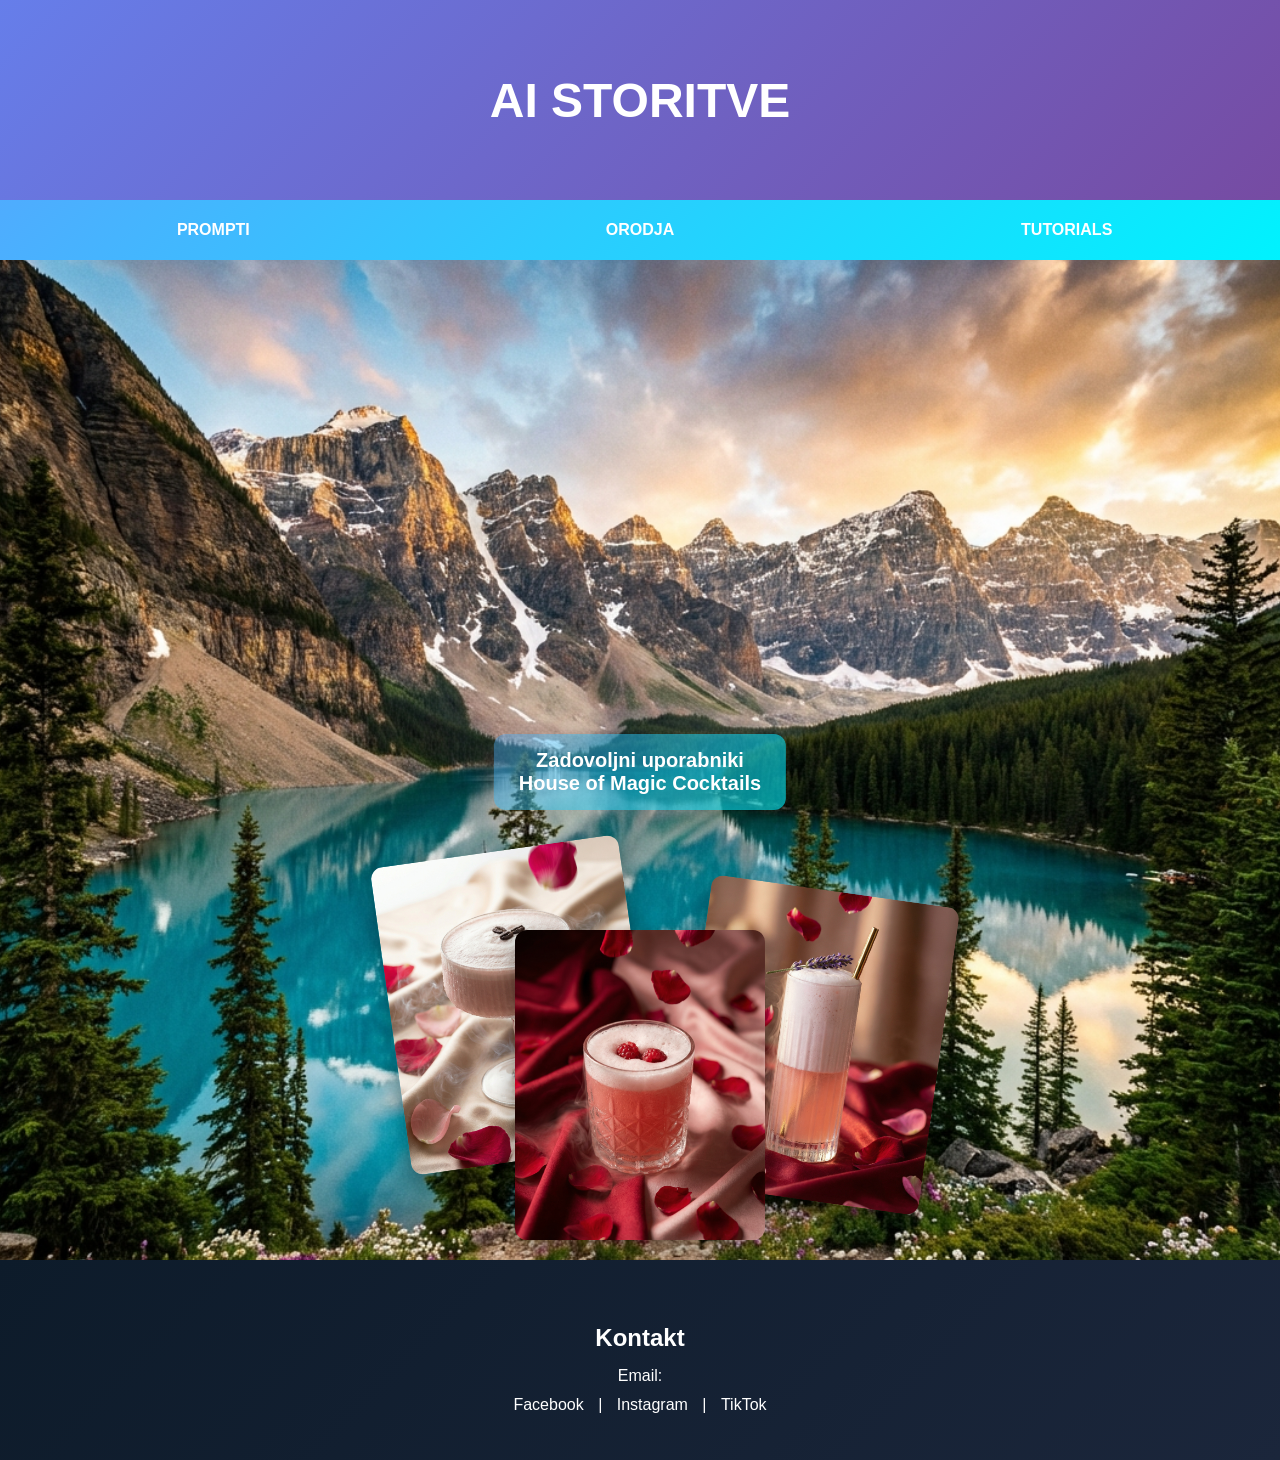
<file: HTML mobile/index.html>
<!DOCTYPE html>
<html lang="sl">
<head>
    <meta charset="UTF-8">
    <!-- MOBILE: tells phones to use the real screen width instead of
         pretending to be a ~980px desktop and zooming out -->
    <meta name="viewport" content="width=device-width, initial-scale=1.0">
    <title>AI Storitev</title>

<link rel="stylesheet" href="style-v2.css">
</head>
<body>
<header class="ai-header">
    <a href="index.html" class="ai-title-btn">
        AI STORITVE
    </a>
</header>

<div class="nav-bar">
    <div class="nav-item" onclick="window.location.href='prompti.html'">PROMPTI</div>
    <div class="nav-item" onclick="window.location.href='orodja.html'">ORODJA</div>
    <div class="nav-item" onclick="window.location.href='tutorials.html'">TUTORIALS</div>
</div>


<div class="section">

    <div class="bg-blur"></div>

    <div class="stack">
        <img src="img1.png" class="img1" alt="">
        <img src="img2.png" class="img2" alt="">
        <img src="img3.png" class="img3" alt="">
    </div>

    <div class="user-box">
        Zadovoljni uporabniki <br> House of Magic Cocktails
    </div>
</div>




<footer class="site-footer">
    <div class="footer-content">
        <h3>Kontakt</h3>
        <p>Email: </p>
        
        <div class="socials">
            <a href="#">Facebook</a> | 
            <a href="#">Instagram</a> | 
            <a href="#">TikTok</a>
        </div>
    </div>
</footer>




</body>
</html>
</file>
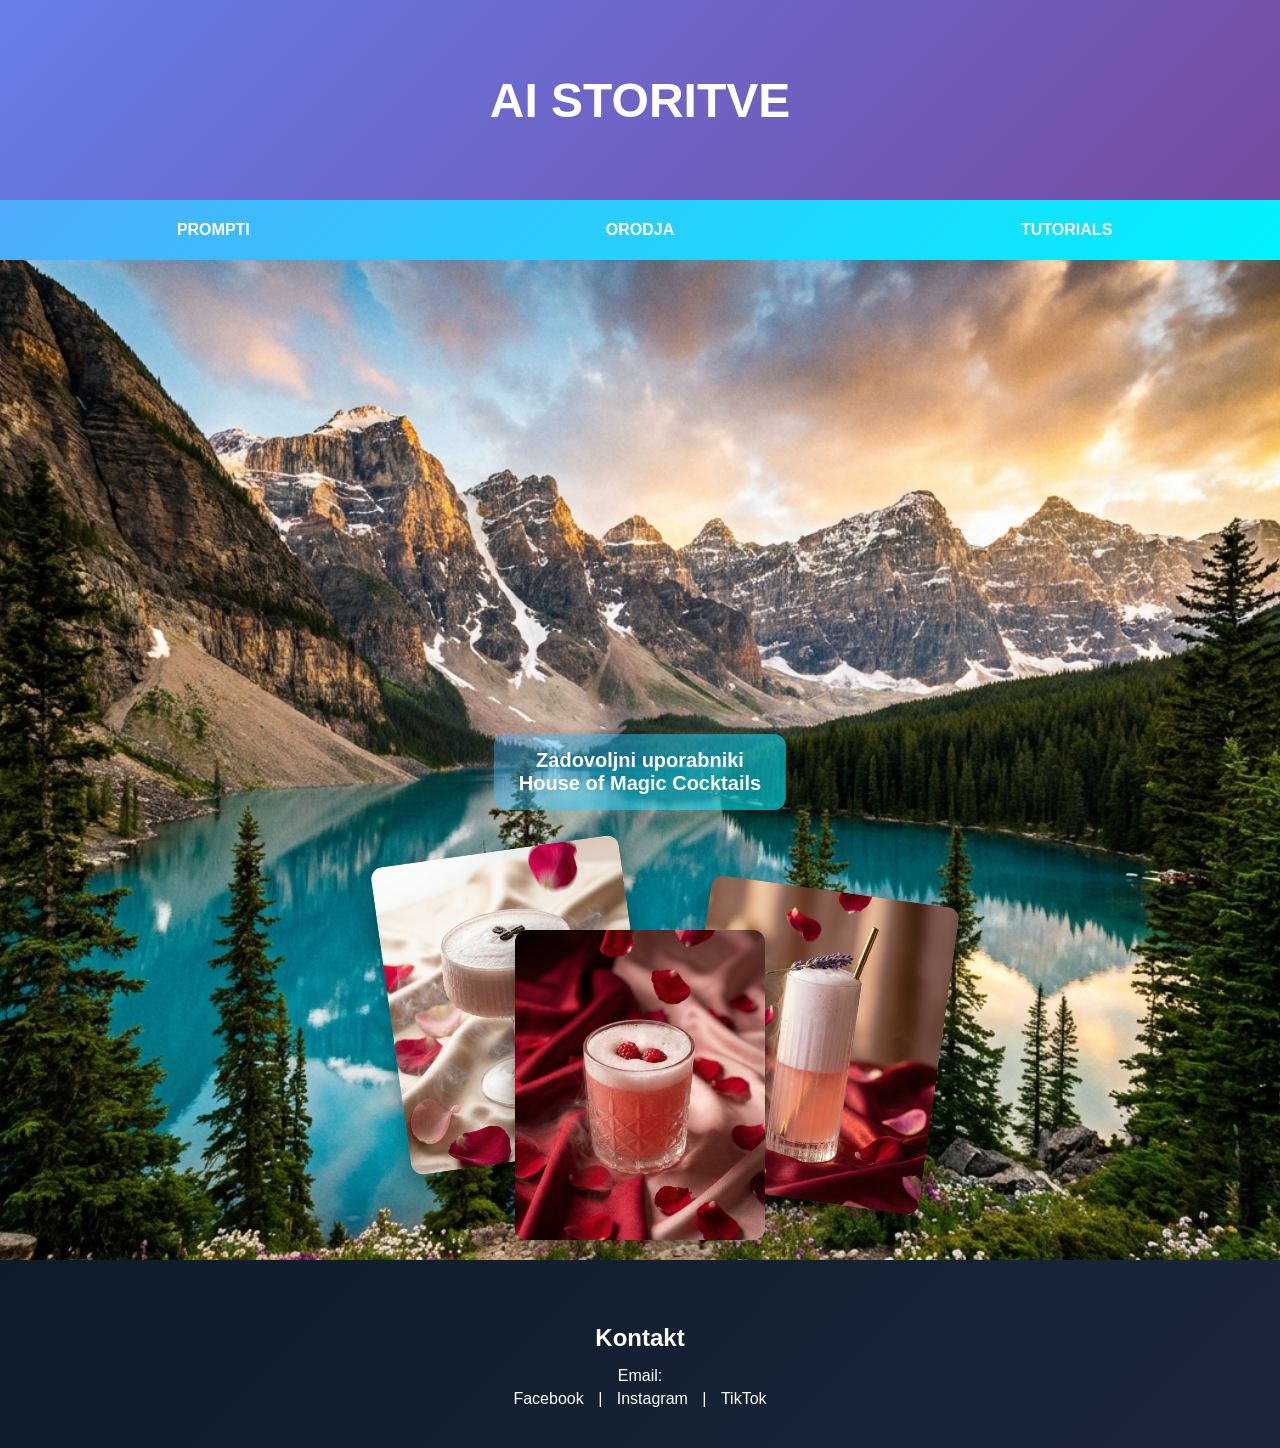
<file: HTML/index.html>
<!DOCTYPE html>
<html lang="sl">
<head>
    <title>AI Storitev</title>

<link rel="stylesheet" href="style-v2.css">
</head>
<body>
<header class="ai-header">
    <a href="index.html" class="ai-title-btn">
        AI STORITVE
    </a>
</header>

<div class="nav-bar">
    <div class="nav-item" onclick="window.location.href='prompti.html'">PROMPTI</div>
    <div class="nav-item" onclick="window.location.href='orodja.html'">ORODJA</div>
    <div class="nav-item" onclick="window.location.href='tutorials.html'">TUTORIALS</div>
</div>


<div class="section">

    <div class="bg-blur"></div>

    <div class="stack">
        <img src="img1.png" class="img1">
        <img src="img2.png" class="img2">
        <img src="img3.png" class="img3">
    </div>

    <div class="user-box">
        Zadovoljni uporabniki <br> House of Magic Cocktails
    </div>
</div>




<footer class="site-footer">
    <div class="footer-content">
        <h3>Kontakt</h3>
        <p>Email: </p>
        
        <div class="socials">
            <a href="#">Facebook</a> | 
            <a href="#">Instagram</a> | 
            <a href="#">TikTok</a>
        </div>
    </div>
</footer>




</body>
</html>
</file>
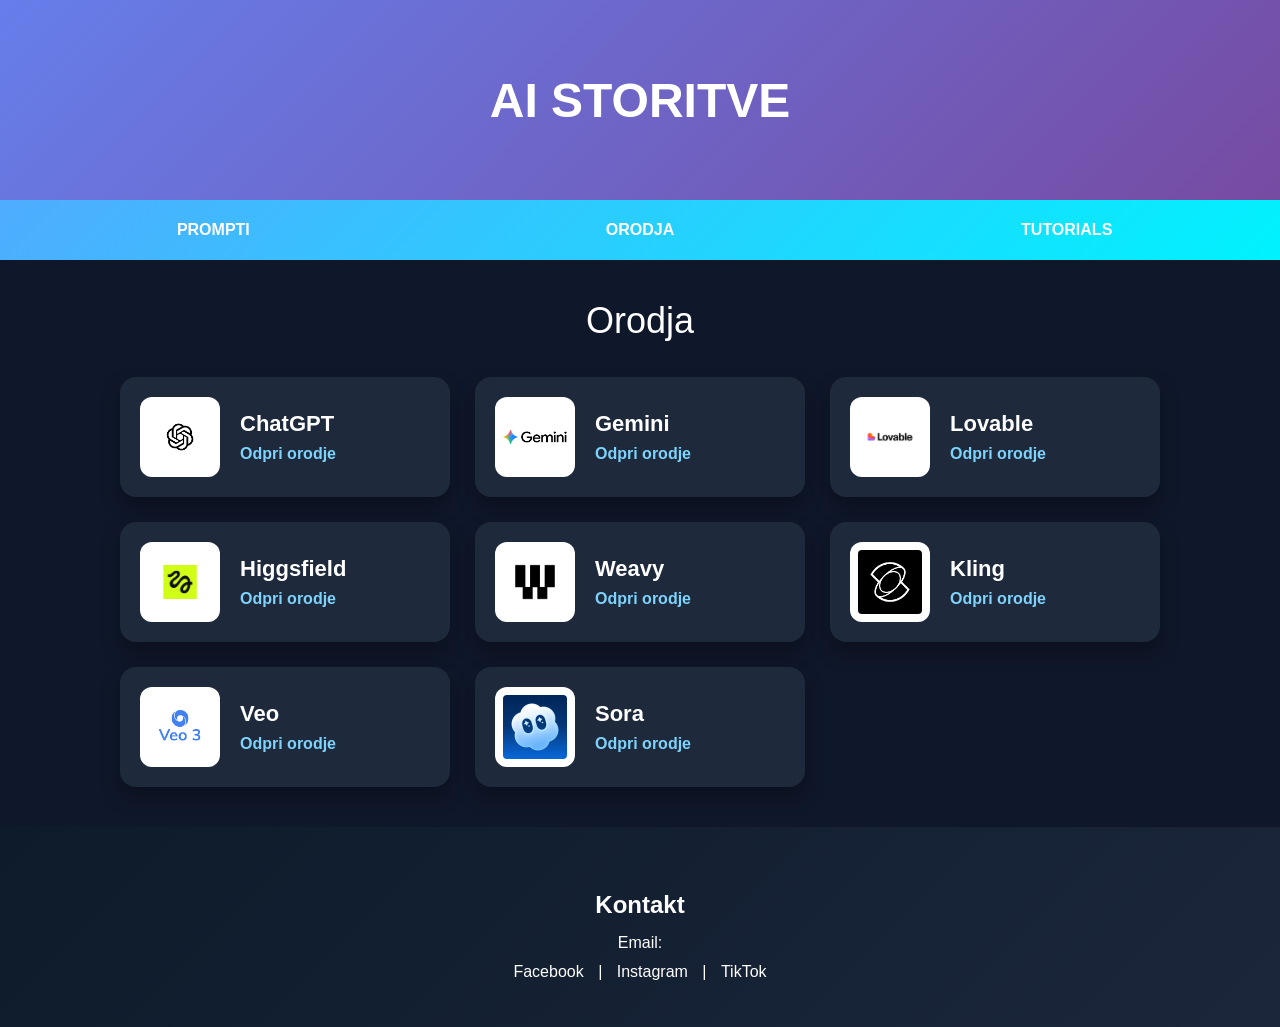
<file: HTML mobile/orodja.html>
<!DOCTYPE html>
<html lang="sl">
<head>
<meta charset="UTF-8">
<meta name="viewport" content="width=device-width, initial-scale=1.0">
<title>Orodja - AI Storitev</title>

<link rel="stylesheet" href="style-v2.css">
</head>
<body>

<header class="ai-header">
    <a href="index.html" class="ai-title-btn">AI STORITVE</a>
</header>

<div class="nav-bar">
    <div class="nav-item" onclick="window.location.href='prompti.html'">PROMPTI</div>
    <div class="nav-item" onclick="window.location.href='orodja.html'">ORODJA</div>
    <div class="nav-item" onclick="window.location.href='tutorials.html'">TUTORIALS</div>
</div>

<main class="main-content">
    <div class="container">
        <div class="page-title">Orodja</div>

        <div class="tools-grid">

            <div class="tool-card">
                <img src="chatgpt.png" alt="ChatGPT" class="tool-image">
                <div class="tool-info">
                    <div class="tool-name">ChatGPT</div>
                    <a href="https://chatgpt.com" target="_blank" class="tool-link">Odpri orodje</a>
                </div>
            </div>

            <div class="tool-card">
                <img src="gemini.png" alt="Gemini" class="tool-image">
                <div class="tool-info">
                    <div class="tool-name">Gemini</div>
                    <a href="https://gemini.google.com" target="_blank" class="tool-link">Odpri orodje</a>
                </div>
            </div>

            <div class="tool-card">
                <img src="lovable.png" alt="Lovable" class="tool-image">
                <div class="tool-info">
                    <div class="tool-name">Lovable</div>
                    <a href="https://lovable.dev" target="_blank" class="tool-link">Odpri orodje</a>
                </div>
            </div>

            <div class="tool-card">
                <img src="higgsfield.png" alt="Higgsfield" class="tool-image">
                <div class="tool-info">
                    <div class="tool-name">Higgsfield</div>
                    <a href="https://higgsfield.ai" target="_blank" class="tool-link">Odpri orodje</a>
                </div>
            </div>

            <div class="tool-card">
                <img src="weavy.png" alt="Weavy" class="tool-image">
                <div class="tool-info">
                    <div class="tool-name">Weavy</div>
                    <a href="https://www.weavy.ai/" target="_blank" class="tool-link">Odpri orodje</a>
                </div>
            </div>

            <div class="tool-card">
                <img src="kling.png" alt="Kling" class="tool-image">
                <div class="tool-info">
                    <div class="tool-name">Kling</div>
                    <a href="https://klingai.com" target="_blank" class="tool-link">Odpri orodje</a>
                </div>
            </div>

            <div class="tool-card">
                <img src="veo.png" alt="Veo" class="tool-image">
                <div class="tool-info">
                    <div class="tool-name">Veo</div>
                    <a href="https://deepmind.google/models/veo/" target="_blank" class="tool-link">Odpri orodje</a>
                </div>
            </div>

            <div class="tool-card">
                <img src="sora.png" alt="Sora" class="tool-image">
                <div class="tool-info">
                    <div class="tool-name">Sora</div>
                    <a href="https://openai.com/sora" target="_blank" class="tool-link">Odpri orodje</a>
                </div>
            </div>

        </div>
    </div>
</main>

<footer class="site-footer">
    <div class="footer-content">
        <h3>Kontakt</h3>
        <p>Email: </p>

        <div class="socials">
            <a href="#">Facebook</a> |
            <a href="#">Instagram</a> |
            <a href="#">TikTok</a>
        </div>
    </div>
</footer>

</body>
</html>
</file>
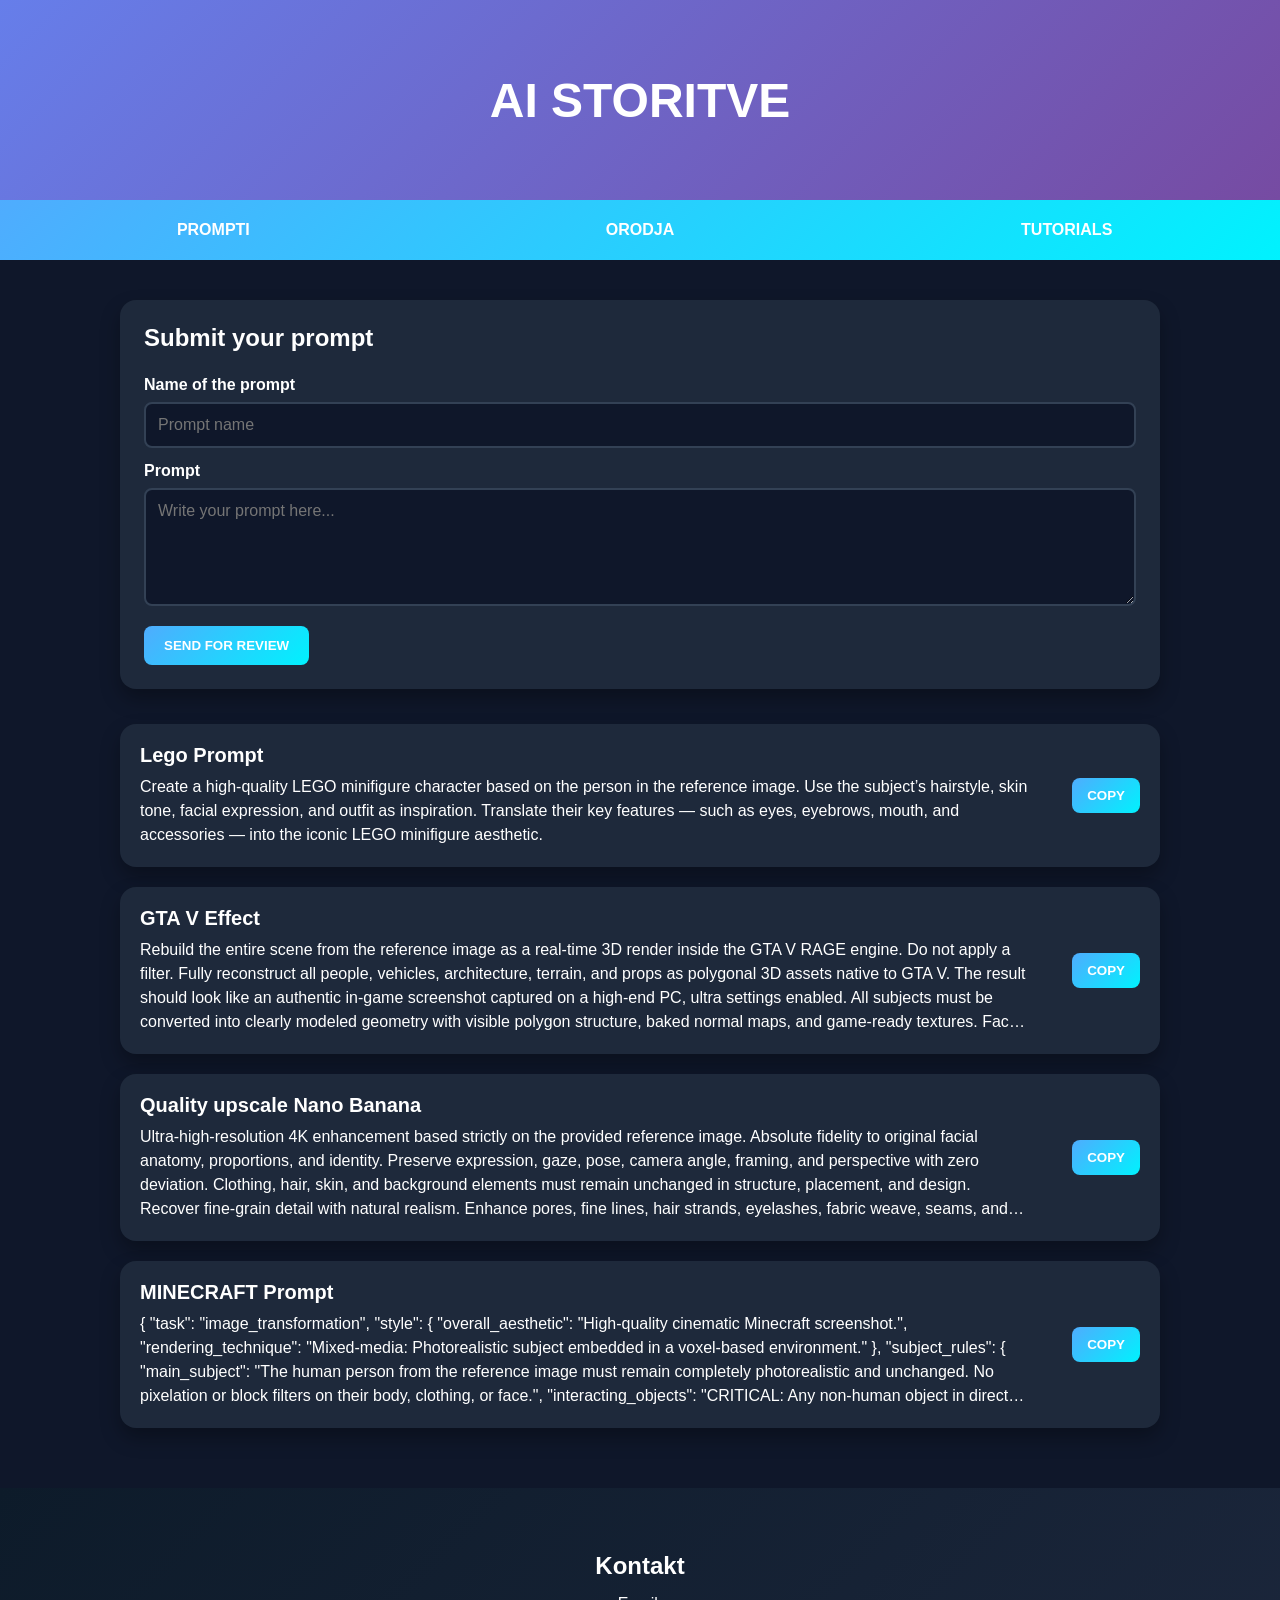
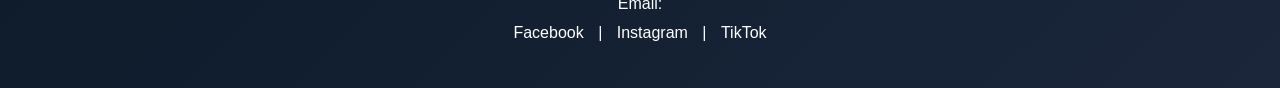
<file: HTML mobile/prompti.html>
<!DOCTYPE html>
<html lang="sl">
<head>
    <meta charset="UTF-8">
    <meta name="viewport" content="width=device-width, initial-scale=1.0">
    <title>AI Storitev</title>

    <link rel="stylesheet" href="style-v2.css">

    <script>
        function copyText(id, btn) {
            const text = document.getElementById(id).innerText;
            navigator.clipboard.writeText(text);

            btn.classList.add("copied");
            btn.innerText = "COPIED";
        }

        function resetBtn(btn) {
            btn.classList.remove("copied");
            btn.innerText = "COPY";
        }

        document.addEventListener("DOMContentLoaded", function () {
            const titles = document.querySelectorAll(".prompt-title");
            const cards = document.querySelectorAll(".prompt-card");

            titles.forEach(title => {
                title.addEventListener("click", function (e) {
                    e.stopPropagation();
                    const card = this.closest(".prompt-card");

                    cards.forEach(c => {
                        if (c !== card) {
                            c.classList.remove("expanded");
                        }
                    });

                    card.classList.toggle("expanded");
                });
            });

            document.addEventListener("click", function (e) {
                cards.forEach(card => {
                    if (!card.contains(e.target)) {
                        card.classList.remove("expanded");
                    }
                });
            });

            const form = document.getElementById("promptForm");
            const popup = document.getElementById("popup");

            form.addEventListener("submit", function (e) {
                e.preventDefault();
                popup.classList.add("show");
                form.reset();
            });

            document.getElementById("popupClose").addEventListener("click", function () {
                popup.classList.remove("show");
            });

            popup.addEventListener("click", function (e) {
                if (e.target === popup) {
                    popup.classList.remove("show");
                }
            });
        });
    </script>
</head>
<body>

    <header class="ai-header">
        <a href="index.html" class="ai-title-btn">AI STORITVE</a>
    </header>

    <div class="nav-bar">
        <div  class="nav-item" onclick="window.location.href='prompti.html'">PROMPTI</div>
        <div class="nav-item" onclick="window.location.href='orodja.html'">ORODJA</div>
        <div class="nav-item" onclick="window.location.href='tutorials.html'">TUTORIALS</div>
    </div>

    <div class="container">

        <form class="prompt-form" id="promptForm">
            <h2 class="form-title">Submit your prompt</h2>

            <label for="promptName">Name of the prompt</label>
            <input type="text" id="promptName" name="promptName" placeholder="Prompt name" required>

            <label for="userPrompt">Prompt</label>
            <textarea id="userPrompt" name="userPrompt" rows="5" placeholder="Write your prompt here..." required></textarea>

            <button type="submit" class="submit-btn">SEND FOR REVIEW</button>
        </form>

        <div class="prompt-card">
            <div class="prompt-content">
                <div class="prompt-title">Lego Prompt</div>
                <div class="prompt-text" id="prompt1">
Create a high-quality LEGO minifigure character based on the person in the reference image. Use the subject’s hairstyle, skin tone, facial expression, and outfit as inspiration. Translate their key features — such as eyes, eyebrows, mouth, and accessories — into the iconic LEGO minifigure aesthetic.
                </div>
            </div>
            <button class="copy-btn" onmouseenter="resetBtn(this)" onclick="copyText('prompt1', this)">
                COPY
            </button>
        </div>

        <div class="prompt-card">
            <div class="prompt-content">
                <div class="prompt-title">GTA V Effect</div>
                <div class="prompt-text" id="prompt2">
Rebuild the entire scene from the reference image as a real-time 3D render inside the GTA V RAGE engine. Do not apply a filter. Fully reconstruct all people, vehicles, architecture, terrain, and props as polygonal 3D assets native to GTA V. The result should look like an authentic in-game screenshot captured on a high-end PC, ultra settings enabled.

All subjects must be converted into clearly modeled geometry with visible polygon structure, baked normal maps, and game-ready textures. Faces, bodies, and clothing should follow GTA V character proportions and anatomy, slightly exaggerated, rigid, and digitally sculpted. Skin is matte and textured, no photographic pores. Hair is clumped, card-based, slightly stiff. Clothing uses flat fabric shaders with visible seams and texture repetition.

Environment must feel like Los Santos or Blaine County logic. Buildings are modular, edges slightly sharp, surfaces tiled and optimized. Roads, sidewalks, vegetation, street props, and background elements are simplified but dense, clearly game-constructed. No real-world photographic depth or lens artifacts.

Lighting follows GTA V real-time lighting behavior. Strong directional sunlight or overcast skylight depending on scene. Hard shadows with defined edges, subtle ambient occlusion in corners. Reflections are screen-space and imperfect. Colors are slightly saturated with the recognizable GTA V color grading. Contrast is controlled but punchy.

Materials must read as video game assets. Asphalt is flat and grainy. Metal has simple specular highlights. Glass is clean with limited reflection depth. Vegetation is slightly stiff and stylized. Nothing should appear physically accurate or cinematic-render realistic.

Camera should feel like a gameplay or Rockstar Editor capture. Third-person or free camera perspective. Slight wide-angle distortion. Stable framing. No depth-of-field blur. No motion blur unless minimal and engine-based.

Overall look is unmistakably GTA V. Real-time 3D. Polygonal. Textured. Optimized. Stylized realism. Clearly not a photograph.
                </div>
            </div>
            <button class="copy-btn" onmouseenter="resetBtn(this)" onclick="copyText('prompt2', this)">
                COPY
            </button>
        </div>

        <div class="prompt-card">
            <div class="prompt-content">
                <div class="prompt-title">Quality upscale Nano Banana</div>
                <div class="prompt-text" id="prompt3">
Ultra-high-resolution 4K enhancement based strictly on the provided reference image. Absolute fidelity to original facial anatomy, proportions, and identity. Preserve expression, gaze, pose, camera angle, framing, and perspective with zero deviation. Clothing, hair, skin, and background elements must remain unchanged in structure, placement, and design.

Recover fine-grain detail with natural realism. Enhance pores, fine lines, hair strands, eyelashes, fabric weave, seams, and material edges without introducing stylization. Maintain original color science, white balance, and tonal relationships exactly as captured. Lighting direction, intensity, contrast, and shadow behavior must match the source image precisely, with only improved clarity and expanded dynamic range. No relighting, no reshaping. Remove any grain.

Apply controlled sharpening and high-frequency detail reconstruction. Remove compression artifacts and noise while retaining authentic texture. No smoothing, no plastic skin, no artificial gloss. Facial features must remain consistent across the entire image with coherent anatomy and clean, stable edges.

Negative constraints: no warping, no facial drift, no added or missing anatomy, no altered hands, no distortions, no perspective shift, no text or graphics, no hallucinated detail, no stylized rendering. Output must read as a true-to-life, photorealistic upscale that matches the reference exactly, only clearer, sharper, and higher resolution.
                </div>
            </div>
            <button class="copy-btn" onmouseenter="resetBtn(this)" onclick="copyText('prompt3', this)">
                COPY
            </button>
        </div>

        <div class="prompt-card">
            <div class="prompt-content">
                <div class="prompt-title">MINECRAFT Prompt</div>
                <div class="prompt-text" id="prompt4">
{ "task": "image_transformation", "style": { "overall_aesthetic": "High-quality cinematic Minecraft screenshot.", "rendering_technique": "Mixed-media: Photorealistic subject embedded in a voxel-based environment." }, "subject_rules": { "main_subject": "The human person from the reference image must remain completely photorealistic and unchanged. No pixelation or block filters on their body, clothing, or face.", "interacting_objects": "CRITICAL: Any non-human object in direct physical contact with the subject e.g. or nearby pets dogs MUST be converted into Minecraft block models or mobs. A real dog becomes a Minecraft wolf." }, "environment_rules": { "background_analysis": "Analyze the reference image background structure and recreate it entirely out of Minecraft voxel blocks.", "elements": "Trees, terrain, paths, and foliage must be cubic blocks with pixel art textures.", "atmosphere": "Replicate the foggy forest atmosphere using blocky volumetric fog layers appropriate for Minecraft." }, "composition_and_lighting": { "camera": "Maintain the exact camera angle and framing from the reference photo.", "lighting": "Minecraft daylight with gentle haze and consistent block-based shadows." } } enhance
                </div>
            </div>
            <button class="copy-btn" onmouseenter="resetBtn(this)" onclick="copyText('prompt4', this)">
                COPY
            </button>
        </div>

    </div>

    <div class="popup-overlay" id="popup">
        <div class="popup-box">
            <p>Your prompt was successfully sent!</p>
            <button type="button" class="submit-btn" id="popupClose">OK</button>
        </div>
    </div>

    <footer class="site-footer">
        <div class="footer-content">
            <h3>Kontakt</h3>
            <p>Email: </p>
            <div class="socials">
                <a href="#">Facebook</a> |
                <a href="#">Instagram</a> |
                <a href="#">TikTok</a>
            </div>
        </div>
    </footer>

</body>
</html>
</file>
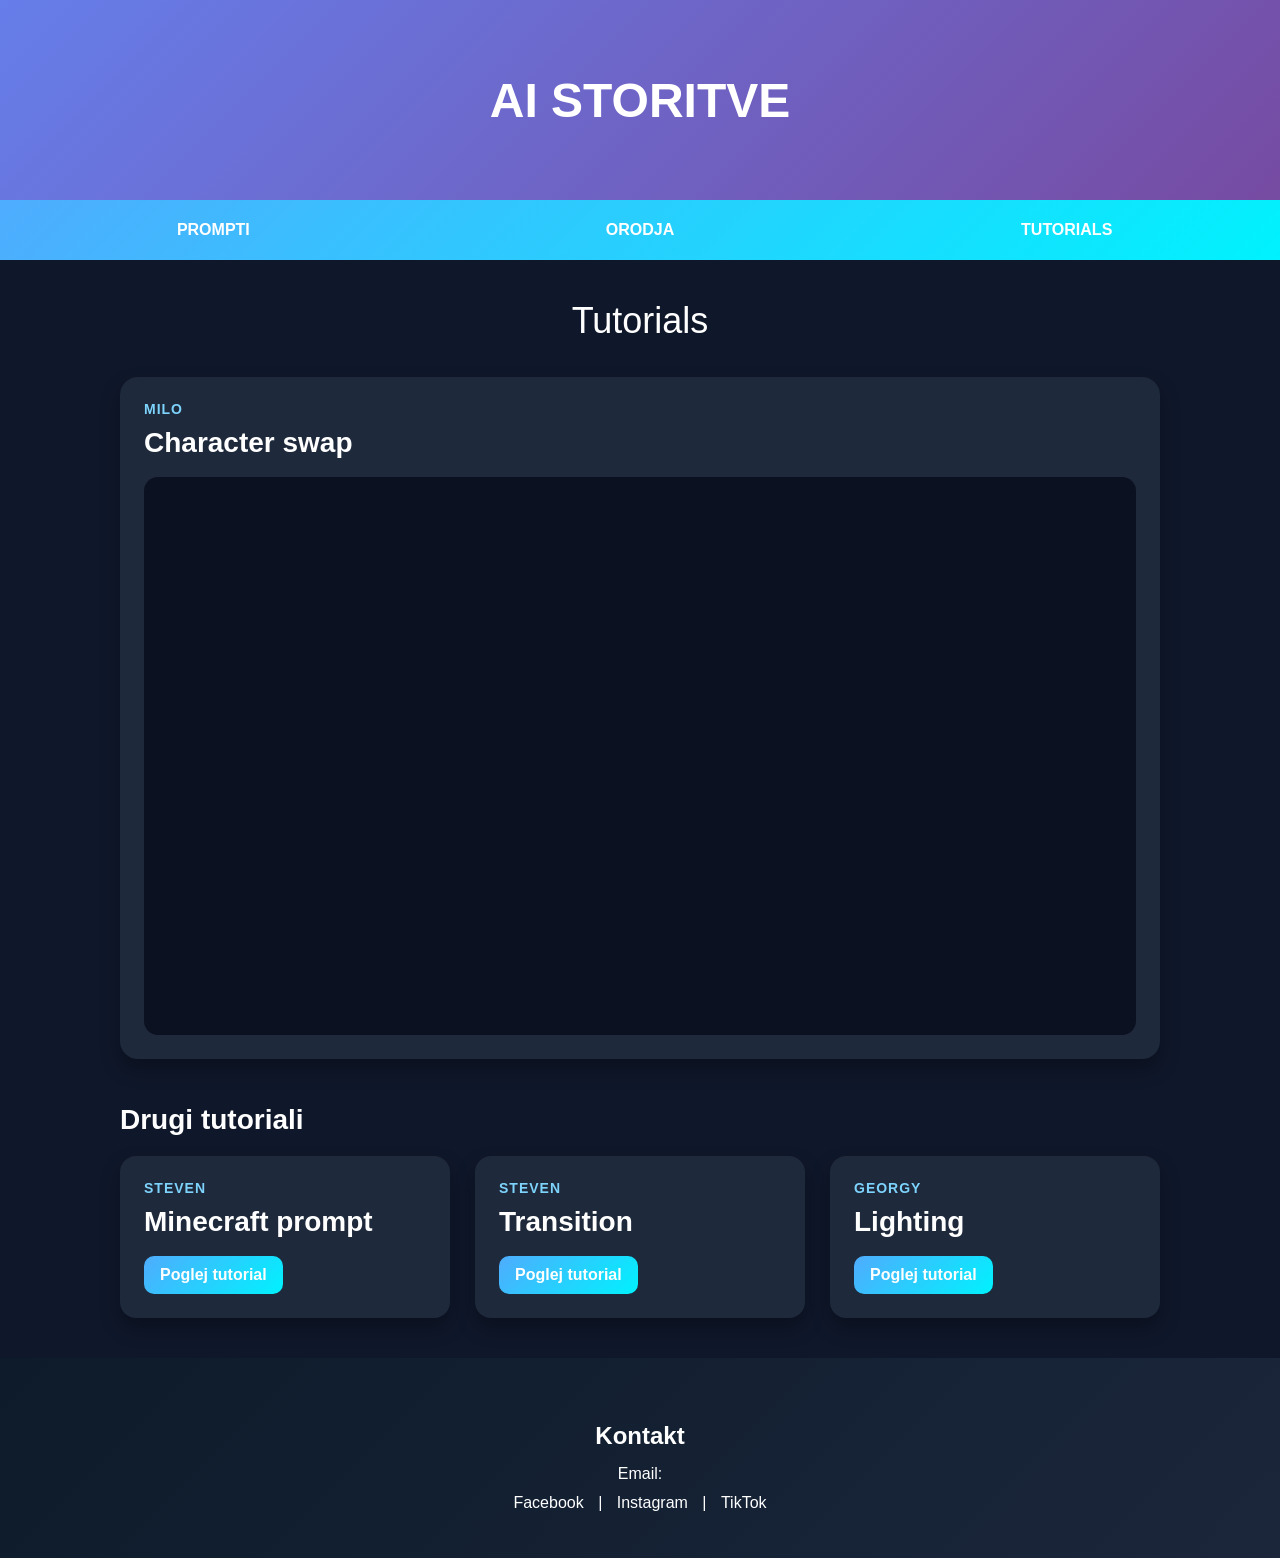
<file: HTML mobile/tutorials.html>
<!DOCTYPE html>
<html lang="sl">
<head>
<meta charset="UTF-8">
<meta name="viewport" content="width=device-width, initial-scale=1.0">
<title>Tutorials - AI Storitev</title>

<link rel="stylesheet" href="style-v2.css">
</head>
<body>

<header class="ai-header">
    <a href="index.html" class="ai-title-btn">AI STORITVE</a>
</header>

<div class="nav-bar">
    <div class="nav-item" onclick="window.location.href='prompti.html'">PROMPTI</div>
    <div class="nav-item" onclick="window.location.href='orodja.html'">ORODJA</div>
    <div class="nav-item" onclick="window.location.href='tutorials.html'">TUTORIALS</div>
</div>

<main class="main-content">
    <div class="container">
        <div class="page-title">Tutorials</div>

        <div class="featured-video-card">
            <div class="tutorial-author">MILO</div>
            <div class="tutorial-title">Character swap</div>

            <div class="video-wrapper">
                <iframe
                    src="https://www.loom.com/embed/788fb7984018464cbac70e3babeb598a"
                    allowfullscreen>
                </iframe>
            </div>
        </div>

        <div class="section-title">Drugi tutoriali</div>

        <div class="tutorials-grid">

            <div class="tutorial-card">
                <div class="tutorial-author">STEVEN</div>
                <div class="tutorial-title">Minecraft prompt</div>
                <a href="https://www.instagram.com/reels/DTLVD_MDM8O/" target="_blank" class="tutorial-link">Poglej tutorial</a>
            </div>

            <div class="tutorial-card">
                <div class="tutorial-author">STEVEN</div>
                <div class="tutorial-title">Transition</div>
                <a href="https://www.instagram.com/p/DROiRUUjJG0/" target="_blank" class="tutorial-link">Poglej tutorial</a>
            </div>

            <div class="tutorial-card">
                <div class="tutorial-author">GEORGY</div>
                <div class="tutorial-title">Lighting</div>
                <a href="https://www.instagram.com/p/DU2wYMRiGKV/" target="_blank" class="tutorial-link">Poglej tutorial</a>
            </div>

        </div>
    </div>
</main>

<footer class="site-footer">
    <div class="footer-content">
        <h3>Kontakt</h3>
        <p>Email: </p>

        <div class="socials">
            <a href="#">Facebook</a> |
            <a href="#">Instagram</a> |
            <a href="#">TikTok</a>
        </div>
    </div>
</footer>

</body>
</html>
</file>
<file: HTML mobile/style-v2.css>
/* =========================
   GENERALNO
========================= */

* {
    box-sizing: border-box;
    font-family: Arial, sans-serif;
}

html, body {
    margin: 0;
    padding: 0;
    min-height: 100vh;
    background: #0f172a;
}

body {
    display: flex;
    flex-direction: column;
    /* MOBILE: safety net - nothing can make the page scroll sideways */
    overflow-x: hidden;
}

img {
    max-width: 100%;
    display: block;
}

a {
    text-decoration: none;
}


/* =========================
   VSE STRANI
========================= */

/* header */
.ai-header {
    /* MOBILE: clamp(min, preferred, max) - height follows screen width (25vw)
       but never goes below 120px or above the original 200px */
    height: clamp(120px, 25vw, 200px);
    display: flex;
    align-items: center;
    justify-content: center;
    background: linear-gradient(135deg, #667eea, #764ba2);
}

.ai-title-btn {
    /* MOBILE: title text shrinks smoothly on small screens (was fixed 48px) */
    font-size: clamp(28px, 7vw, 48px);
    text-align: center;
    font-weight: bold;
    color: white;
    padding: 10px 25px;
    border-radius: 12px;
    cursor: pointer;
    transition: 0.3s;
    text-decoration: none;
}

.ai-title-btn:hover {
    background: rgba(255, 255, 255, 0.3);
    transform: scale(1.05);
}

/* navbar */
.nav-bar {
    display: flex;
    /* MOBILE: min-height instead of height, so the bar can grow if text wraps */
    min-height: 60px;
    background: linear-gradient(135deg, #4facfe, #00f2fe);
}

.nav-item {
    flex: 1;
    display: flex;
    align-items: center;
    justify-content: center;
    color: white;
    font-weight: bold;
    cursor: pointer;
    transition: background 0.3s;
    text-align: center;
    padding: 0 10px;
    /* MOBILE: menu text scales between 13px and 16px */
    font-size: clamp(13px, 3.5vw, 16px);
}

.nav-item:hover {
    background: rgba(255, 255, 255, 0.4);
}

/* main layout */
.main-content {
    flex: 1;
    display: flex;
    flex-direction: column;
}

.container {
    width: 100%;
    max-width: 1100px;
    margin: 0 auto;
    /* MOBILE: side padding goes from 30px on desktop down to 16px on phones */
    padding: clamp(24px, 5vw, 40px) clamp(16px, 4vw, 30px);
}

.page-title {
    text-align: center;
    /* MOBILE: fluid heading size */
    font-size: clamp(28px, 6vw, 36px);
    margin-bottom: 35px;
    color: white;
}

/* footer */
.site-footer {
    background: linear-gradient(135deg, #0d1b2a, #1b263b);
    color: white;
    text-align: center;
    padding: 40px 20px;
    width: 100%;
    margin-top: auto;
}

.site-footer h3 {
    margin-bottom: 15px;
    font-size: 24px;
}

.site-footer p {
    margin: 5px 0;
}

.site-footer .socials a {
    color: white;
    text-decoration: none;
    margin: 0 10px;
    /* MOBILE: bigger tap area for fingers */
    display: inline-block;
    padding: 6px 0;
    transition: 0.3s;
}

.site-footer .socials a:hover {
    text-decoration: underline;
}


/* =========================
   INDEX.HTML
========================= */

/* MOBILE: the whole image stack is now built from ONE variable, --w (the
   width of one picture). It is 38% of the screen width, but at least 120px
   and at most the original 250px. Every position below is a multiple of --w,
   so on a smaller screen everything shrinks together and keeps its shape.
   (On desktop --w = 250px, so all numbers end up the same as before.) */
.section {
    --w: clamp(120px, 38vw, 250px);
    position: relative;
    /* MOBILE: was fixed 1000px - now 4x the picture width, capped at 1000px */
    height: clamp(500px, calc(var(--w) * 4), 1000px);
    overflow: hidden;
}

.bg-blur {
    position: absolute;
    top: 0;
    left: -10%;
    width: 120%;
    /* MOBILE: follow the section height instead of a fixed 1000px */
    height: 100%;
    background: url("4k_ozadje.jpeg") center/cover no-repeat;
    z-index: 1;
}

.stack {
    position: relative;
    z-index: 2;
    height: 100%;
}

.stack img {
    position: absolute;
    /* MOBILE: was 250px */
    width: var(--w);
    border-radius: 12px;
    box-shadow: 0 10px 25px rgba(0, 0, 0, 0.4);
}

.img1 {
    /* MOBILE: was 20px (= 0.08 x 250px) */
    bottom: calc(var(--w) * 0.08);
    left: 50%;
    transform: translateX(-50%);
    z-index: 3;
}

.img2 {
    /* MOBILE: was 60px and 50% + 50px */
    bottom: calc(var(--w) * 0.24);
    left: calc(50% + var(--w) * 0.2);
    transform: rotate(8deg);
    z-index: 2;
}

.img3 {
    /* MOBILE: was 100px and 50% - 250px */
    bottom: calc(var(--w) * 0.4);
    left: calc(50% - var(--w));
    transform: rotate(-8deg);
    z-index: 1;
}

.user-box {
    position: absolute;
    /* MOBILE: sits just above the top picture. The pictures are 1856x2304,
       so their height is 1.24 x width -> 0.4w (img3 offset) + 1.24w + 40px.
       Was a fixed 450px. */
    bottom: calc(var(--w) * 1.64 + 40px);
    left: 50%;
    transform: translateX(-50%);
    /* MOBILE: box can never be wider than the screen minus a margin */
    width: max-content;
    max-width: calc(100% - 32px);
    padding: clamp(10px, 2.5vw, 15px) clamp(14px, 4vw, 25px);
    background: linear-gradient(135deg, rgba(79, 172, 254, 0.4), rgba(0, 242, 254, 0.6));
    border-radius: 12px;
    text-align: center;
    z-index: 4;
    /* MOBILE: was fixed 20px */
    font-size: clamp(15px, 4vw, 20px);
    color: white;
    font-weight: bold;
}


/* =========================
   PROMPTI.HTML
========================= */

.prompt-card {
    display: flex;
    justify-content: space-between;
    align-items: center;
    gap: 20px;
    background: #1e293b;
    border-radius: 16px;
    padding: 20px;
    margin-bottom: 20px;
    color: white;
    box-shadow: 0 10px 20px rgba(0, 0, 0, 0.3);
    transition: transform 0.25s, box-shadow 0.25s;
}


.prompt-content {
    flex: 1;
    min-width: 0;
}

.prompt-title {
    /* MOBILE: fluid title size (was 20px) */
    font-size: clamp(17px, 4.5vw, 20px);
    font-weight: bold;
    margin-bottom: 8px;
    cursor: pointer;
}

.prompt-text {
    margin-right: 20px;
    display: -webkit-box;
    -webkit-line-clamp: 4;
    -webkit-box-orient: vertical;
    overflow: hidden;
    line-height: 1.5;
    /* MOBILE: long words / JSON without spaces (Minecraft prompt) break
       onto the next line instead of sticking out of the card */
    overflow-wrap: anywhere;
}

.prompt-card.expanded .prompt-text {
    display: block;
    -webkit-line-clamp: unset;
    -webkit-box-orient: unset;
    overflow: visible;
}

.copy-btn {
    background: linear-gradient(135deg, #4facfe, #00f2fe);
    border: none;
    padding: 10px 15px;
    border-radius: 8px;
    color: white;
    font-weight: bold;
    cursor: pointer;
    transition: 0.2s;
    flex-shrink: 0;
}

.copy-btn.copied {
    background: #22c55e;
}

/* forma za oddajo prompta */
.prompt-form {
    display: flex;
    flex-direction: column;
    gap: 8px;
    background: #1e293b;
    border-radius: 16px;
    /* MOBILE: less inner padding on narrow screens (was 24px) */
    padding: clamp(16px, 4vw, 24px);
    margin-bottom: 35px;
    color: white;
    box-shadow: 0 10px 20px rgba(0, 0, 0, 0.3);
}

.form-title {
    margin: 0 0 10px;
    /* MOBILE: fluid heading size (was 24px) */
    font-size: clamp(20px, 5vw, 24px);
}

.prompt-form label {
    font-weight: bold;
    margin-top: 6px;
}

.prompt-form input,
.prompt-form textarea {
    width: 100%;
    padding: 12px;
    border: 2px solid #334155;
    border-radius: 8px;
    background: #0f172a;
    color: white;
    /* MOBILE: 16px or more stops iPhones from auto-zooming into the
       page when you tap a text field (was 15px) */
    font-size: 16px;
    resize: vertical;
}

.prompt-form input:focus,
.prompt-form textarea:focus {
    outline: none;
    border-color: #4facfe;
}

.submit-btn {
    align-self: flex-start;
    margin-top: 12px;
    background: linear-gradient(135deg, #4facfe, #00f2fe);
    border: none;
    padding: 12px 20px;
    border-radius: 8px;
    color: white;
    font-weight: bold;
    cursor: pointer;
    transition: 0.2s;
}

.submit-btn:hover {
    transform: scale(1.04);
}

/* pop up okno */
.popup-overlay {
    display: none;
    position: fixed;
    inset: 0;
    background: rgba(0, 0, 0, 0.6);
    align-items: center;
    justify-content: center;
    z-index: 100;
    padding: 20px;
}

.popup-overlay.show {
    display: flex;
}

.popup-box {
    background: #1e293b;
    color: white;
    border-radius: 16px;
    /* MOBILE: popup never wider than 420px, and padding shrinks on phones */
    width: 100%;
    max-width: 420px;
    padding: clamp(20px, 6vw, 30px) clamp(20px, 6vw, 40px);
    text-align: center;
    box-shadow: 0 10px 30px rgba(0, 0, 0, 0.5);
}

.popup-box p {
    /* MOBILE: fluid text size (was 20px) */
    font-size: clamp(17px, 4.5vw, 20px);
    font-weight: bold;
    margin: 0 0 10px;
}

.popup-box .submit-btn {
    align-self: center;
}


/* =========================
   ORODJA.HTML
========================= */

.tools-grid {
    display: grid;
    /* MOBILE: min(320px, 100%) - a column is 320px wide, unless the screen
       is narrower than that, then it is just 100%. Before, on phones under
       ~360px the cards were wider than the screen. */
    grid-template-columns: repeat(auto-fit, minmax(min(320px, 100%), 1fr));
    /* MOBILE: smaller gap on phones (was 25px) */
    gap: clamp(15px, 3vw, 25px);
}

.tool-card {
    display: flex;
    align-items: center;
    gap: 20px;
    background: #1e293b;
    border-radius: 16px;
    padding: 20px;
    box-shadow: 0 10px 20px rgba(0, 0, 0, 0.3);
    transition: transform 0.25s, box-shadow 0.25s;
}

.tool-card:hover {
    transform: translateY(-4px);
    box-shadow: 0 14px 28px rgba(0, 0, 0, 0.35);
}

.tool-image {
    width: 80px;
    height: 80px;
    object-fit: contain;
    border-radius: 12px;
    background: white;
    padding: 8px;
    flex-shrink: 0;
}

.tool-info {
    display: flex;
    flex-direction: column;
    justify-content: center;
}

.tool-name {
    /* MOBILE: fluid size (was 22px) */
    font-size: clamp(19px, 5vw, 22px);
    font-weight: bold;
    margin-bottom: 8px;
    color: white;
}

.tool-link {
    color: #7dd3fc;
    text-decoration: none;
    font-weight: bold;
    transition: 0.2s;
}

.tool-link:hover {
    color: white;
}


/* =========================
   TUTORIALS.HTML
========================= */

.section-title {
    /* MOBILE: fluid size (was 28px, and 24px in the old phone block) */
    font-size: clamp(22px, 5.5vw, 28px);
    font-weight: bold;
    margin-bottom: 20px;
    color: white;
}

.featured-video-card {
    background: #1e293b;
    border-radius: 18px;
    /* MOBILE: thinner frame around the video on phones = bigger video */
    padding: clamp(14px, 4vw, 24px);
    box-shadow: 0 10px 20px rgba(0, 0, 0, 0.3);
    margin-bottom: clamp(30px, 6vw, 45px);
}

.tutorial-author {
    font-size: 14px;
    font-weight: bold;
    color: #7dd3fc;
    text-transform: uppercase;
    margin-bottom: 10px;
    letter-spacing: 1px;
}

.tutorial-title {
    /* MOBILE: fluid size (was 28px, and 22px in the old phone block) */
    font-size: clamp(21px, 5.5vw, 28px);
    font-weight: bold;
    margin-bottom: 18px;
    color: white;
}

.video-wrapper {
    position: relative;
    width: 100%;
    padding-bottom: 56.25%;
    height: 0;
    overflow: hidden;
    border-radius: 14px;
    background: #0b1120;
}

.video-wrapper iframe {
    position: absolute;
    top: 0;
    left: 0;
    width: 100%;
    height: 100%;
    border: none;
    border-radius: 14px;
}

.tutorials-grid {
    display: grid;
    /* MOBILE: same fix as .tools-grid - no overflow on tiny phones */
    grid-template-columns: repeat(auto-fit, minmax(min(320px, 100%), 1fr));
    gap: clamp(15px, 3vw, 25px);
}

.tutorial-card {
    background: #1e293b;
    border-radius: 16px;
    /* MOBILE: fluid padding (was 24px) */
    padding: clamp(18px, 4vw, 24px);
    box-shadow: 0 10px 20px rgba(0, 0, 0, 0.3);
    transition: transform 0.25s, box-shadow 0.25s;
}

.tutorial-card:hover {
    transform: translateY(-4px);
    box-shadow: 0 14px 28px rgba(0, 0, 0, 0.35);
}

.tutorial-link {
    display: inline-block;
    background: linear-gradient(135deg, #4facfe, #00f2fe);
    color: white;
    text-decoration: none;
    font-weight: bold;
    padding: 10px 16px;
    border-radius: 10px;
    transition: 0.2s;
}

.tutorial-link:hover {
    transform: scale(1.04);
}


/* =========================
   RESPONSIVE
========================= */

/* MOBILE: most sizes above now scale on their own with clamp(), so this
   block only changes LAYOUT for screens 600px wide or less. All the old
   fixed phone numbers (title 34px, images 170px, section 780px, ...) were
   removed - the fluid values above replace them on every screen size. */
@media (max-width: 600px) {
    /* cards go from "side by side" to "stacked" */
    .tool-card,
    .prompt-card {
        flex-direction: column;
        text-align: center;
    }

    /* MOBILE: prompt card stretches its children to full width, and long
       prompt text stays left-aligned (centered paragraphs are hard to read) */
    .prompt-card {
        align-items: stretch;
    }

    .prompt-text {
        margin-right: 0;
        text-align: left;
    }

    /* MOBILE: big full-width buttons are easier to hit with a thumb */
    .copy-btn,
    .submit-btn,
    .tutorial-link {
        width: 100%;
        padding: 14px;
        text-align: center;
    }

    .tool-image {
        width: 90px;
        height: 90px;
    }
}
</file>
<file: HTML/style-v2.css>
/* =========================
   GENERALNO
========================= */

* {
    box-sizing: border-box;
    font-family: Arial, sans-serif;
}

html, body {
    margin: 0;
    padding: 0;
    min-height: 100vh;
    background: #0f172a;
}

body {
    display: flex;
    flex-direction: column;
}

img {
    max-width: 100%;
    display: block;
}

a {
    text-decoration: none;
}


/* =========================
   VSE STRANI
========================= */

/* header */
.ai-header {
    height: 200px;
    display: flex;
    align-items: center;
    justify-content: center;
    background: linear-gradient(135deg, #667eea, #764ba2);
}

.ai-title-btn {
    font-size: 48px;
    font-weight: bold;
    color: white;
    padding: 10px 25px;
    border-radius: 12px;
    cursor: pointer;
    transition: 0.3s;
    text-decoration: none;
}

.ai-title-btn:hover {
    background: rgba(255, 255, 255, 0.3);
    transform: scale(1.05);
}

/* navbar */
.nav-bar {
    display: flex;
    height: 60px;
    background: linear-gradient(135deg, #4facfe, #00f2fe);
}

.nav-item {
    flex: 1;
    display: flex;
    align-items: center;
    justify-content: center;
    color: white;
    font-weight: bold;
    cursor: pointer;
    transition: background 0.3s;
    text-align: center;
    padding: 0 10px;
}

.nav-item:hover {
    background: rgba(255, 255, 255, 0.4);
}

/* main layout */
.main-content {
    flex: 1;
    display: flex;
    flex-direction: column;
}

.container {
    width: 100%;
    max-width: 1100px;
    margin: 0 auto;
    padding: 40px 30px;
}

.page-title {
    text-align: center;
    font-size: 36px;
    margin-bottom: 35px;
    color: white;
}

/* footer */
.site-footer {
    background: linear-gradient(135deg, #0d1b2a, #1b263b);
    color: white;
    text-align: center;
    padding: 40px 20px;
    width: 100%;
    margin-top: auto;
}

.site-footer h3 {
    margin-bottom: 15px;
    font-size: 24px;
}

.site-footer p {
    margin: 5px 0;
}

.site-footer .socials a {
    color: white;
    text-decoration: none;
    margin: 0 10px;
    transition: 0.3s;
}

.site-footer .socials a:hover {
    text-decoration: underline;
}


/* =========================
   INDEX.HTML
========================= */

.section {
    position: relative;
    height: 1000px;
    overflow: hidden;
}

.bg-blur {
    position: absolute;
    top: 0;
    left: -10%;
    width: 120%;
    height: 1000px;
    background: url("4k_ozadje.jpeg") center/cover no-repeat;
    z-index: 1;
}

.stack {
    position: relative;
    z-index: 2;
    height: 100%;
}

.stack img {
    position: absolute;
    width: 250px;
    border-radius: 12px;
    box-shadow: 0 10px 25px rgba(0, 0, 0, 0.4);
}

.img1 {
    bottom: 20px;
    left: 50%;
    transform: translateX(-50%);
    z-index: 3;
}

.img2 {
    bottom: 60px;
    left: calc(50% + 50px);
    transform: rotate(8deg);
    z-index: 2;
}

.img3 {
    bottom: 100px;
    left: calc(50% - 250px);
    transform: rotate(-8deg);
    z-index: 1;
}

.user-box {
    position: absolute;
    bottom: 450px;
    left: 50%;
    transform: translateX(-50%);
    padding: 15px 25px;
    background: linear-gradient(135deg, rgba(79, 172, 254, 0.4), rgba(0, 242, 254, 0.6));
    border-radius: 12px;
    text-align: center;
    z-index: 4;
    font-size: 20px;
    color: white;
    font-weight: bold;
}


/* =========================
   PROMPTI.HTML
========================= */

.prompt-card {
    display: flex;
    justify-content: space-between;
    align-items: center;
    gap: 20px;
    background: #1e293b;
    border-radius: 16px;
    padding: 20px;
    margin-bottom: 20px;
    color: white;
    box-shadow: 0 10px 20px rgba(0, 0, 0, 0.3);
    transition: transform 0.25s, box-shadow 0.25s;
}


.prompt-content {
    flex: 1;
    min-width: 0;
}

.prompt-title {
    font-size: 20px;
    font-weight: bold;
    margin-bottom: 8px;
    cursor: pointer;
}

.prompt-text {
    margin-right: 20px;
    display: -webkit-box;
    -webkit-line-clamp: 4;
    -webkit-box-orient: vertical;
    overflow: hidden;
    line-height: 1.5;
}

.prompt-card.expanded .prompt-text {
    display: block;
    -webkit-line-clamp: unset;
    -webkit-box-orient: unset;
    overflow: visible;
}

.copy-btn {
    background: linear-gradient(135deg, #4facfe, #00f2fe);
    border: none;
    padding: 10px 15px;
    border-radius: 8px;
    color: white;
    font-weight: bold;
    cursor: pointer;
    transition: 0.2s;
    flex-shrink: 0;
}

.copy-btn.copied {
    background: #22c55e;
}

/* forma za oddajo prompta */
.prompt-form {
    display: flex;
    flex-direction: column;
    gap: 8px;
    background: #1e293b;
    border-radius: 16px;
    padding: 24px;
    margin-bottom: 35px;
    color: white;
    box-shadow: 0 10px 20px rgba(0, 0, 0, 0.3);
}

.form-title {
    margin: 0 0 10px;
    font-size: 24px;
}

.prompt-form label {
    font-weight: bold;
    margin-top: 6px;
}

.prompt-form input,
.prompt-form textarea {
    width: 100%;
    padding: 12px;
    border: 2px solid #334155;
    border-radius: 8px;
    background: #0f172a;
    color: white;
    font-size: 15px;
    resize: vertical;
}

.prompt-form input:focus,
.prompt-form textarea:focus {
    outline: none;
    border-color: #4facfe;
}

.submit-btn {
    align-self: flex-start;
    margin-top: 12px;
    background: linear-gradient(135deg, #4facfe, #00f2fe);
    border: none;
    padding: 12px 20px;
    border-radius: 8px;
    color: white;
    font-weight: bold;
    cursor: pointer;
    transition: 0.2s;
}

.submit-btn:hover {
    transform: scale(1.04);
}

/* pop up okno */
.popup-overlay {
    display: none;
    position: fixed;
    inset: 0;
    background: rgba(0, 0, 0, 0.6);
    align-items: center;
    justify-content: center;
    z-index: 100;
    padding: 20px;
}

.popup-overlay.show {
    display: flex;
}

.popup-box {
    background: #1e293b;
    color: white;
    border-radius: 16px;
    padding: 30px 40px;
    text-align: center;
    box-shadow: 0 10px 30px rgba(0, 0, 0, 0.5);
}

.popup-box p {
    font-size: 20px;
    font-weight: bold;
    margin: 0 0 10px;
}

.popup-box .submit-btn {
    align-self: center;
}


/* =========================
   ORODJA.HTML
========================= */

.tools-grid {
    display: grid;
    grid-template-columns: repeat(auto-fit, minmax(320px, 1fr));
    gap: 25px;
}

.tool-card {
    display: flex;
    align-items: center;
    gap: 20px;
    background: #1e293b;
    border-radius: 16px;
    padding: 20px;
    box-shadow: 0 10px 20px rgba(0, 0, 0, 0.3);
    transition: transform 0.25s, box-shadow 0.25s;
}

.tool-card:hover {
    transform: translateY(-4px);
    box-shadow: 0 14px 28px rgba(0, 0, 0, 0.35);
}

.tool-image {
    width: 80px;
    height: 80px;
    object-fit: contain;
    border-radius: 12px;
    background: white;
    padding: 8px;
    flex-shrink: 0;
}

.tool-info {
    display: flex;
    flex-direction: column;
    justify-content: center;
}

.tool-name {
    font-size: 22px;
    font-weight: bold;
    margin-bottom: 8px;
    color: white;
}

.tool-link {
    color: #7dd3fc;
    text-decoration: none;
    font-weight: bold;
    transition: 0.2s;
}

.tool-link:hover {
    color: white;
}


/* =========================
   TUTORIALS.HTML
========================= */

.section-title {
    font-size: 28px;
    font-weight: bold;
    margin-bottom: 20px;
    color: white;
}

.featured-video-card {
    background: #1e293b;
    border-radius: 18px;
    padding: 24px;
    box-shadow: 0 10px 20px rgba(0, 0, 0, 0.3);
    margin-bottom: 45px;
}

.tutorial-author {
    font-size: 14px;
    font-weight: bold;
    color: #7dd3fc;
    text-transform: uppercase;
    margin-bottom: 10px;
    letter-spacing: 1px;
}

.tutorial-title {
    font-size: 28px;
    font-weight: bold;
    margin-bottom: 18px;
    color: white;
}

.video-wrapper {
    position: relative;
    width: 100%;
    padding-bottom: 56.25%;
    height: 0;
    overflow: hidden;
    border-radius: 14px;
    background: #0b1120;
}

.video-wrapper iframe {
    position: absolute;
    top: 0;
    left: 0;
    width: 100%;
    height: 100%;
    border: none;
    border-radius: 14px;
}

.tutorials-grid {
    display: grid;
    grid-template-columns: repeat(auto-fit, minmax(320px, 1fr));
    gap: 25px;
}

.tutorial-card {
    background: #1e293b;
    border-radius: 16px;
    padding: 24px;
    box-shadow: 0 10px 20px rgba(0, 0, 0, 0.3);
    transition: transform 0.25s, box-shadow 0.25s;
}

.tutorial-card:hover {
    transform: translateY(-4px);
    box-shadow: 0 14px 28px rgba(0, 0, 0, 0.35);
}

.tutorial-link {
    display: inline-block;
    background: linear-gradient(135deg, #4facfe, #00f2fe);
    color: white;
    text-decoration: none;
    font-weight: bold;
    padding: 10px 16px;
    border-radius: 10px;
    transition: 0.2s;
}

.tutorial-link:hover {
    transform: scale(1.04);
}


/* =========================
   RESPONSIVE
========================= */

@media (max-width: 600px) {
    .ai-title-btn {
        font-size: 34px;
    }

    .container {
        padding: 30px 18px;
    }

    .page-title {
        font-size: 30px;
    }

    .nav-bar {
        height: auto;
        min-height: 60px;
    }

    .nav-item {
        min-height: 60px;
        font-size: 14px;
    }

    .tool-card,
    .prompt-card {
        flex-direction: column;
        text-align: center;
    }

    .prompt-text {
        margin-right: 0;
    }

    .tool-image {
        width: 90px;
        height: 90px;
    }

    .tutorial-title {
        font-size: 22px;
    }

    .section-title {
        font-size: 24px;
    }

    .section {
        height: 780px;
    }

    .bg-blur {
        height: 780px;
        left: 0;
        width: 100%;
    }

    .stack img {
        width: 170px;
    }

    .img1 {
        bottom: 30px;
        left: 50%;
        transform: translateX(-50%);
    }

    .img2 {
        bottom: 85px;
        left: calc(50% + 10px);
        transform: rotate(8deg);
    }

    .img3 {
        bottom: 135px;
        left: calc(50% - 175px);
        transform: rotate(-8deg);
    }

    .user-box {
        bottom: 360px;
        width: calc(100% - 40px);
        max-width: 320px;
        font-size: 16px;
        padding: 12px 18px;
    }
}
</file>
